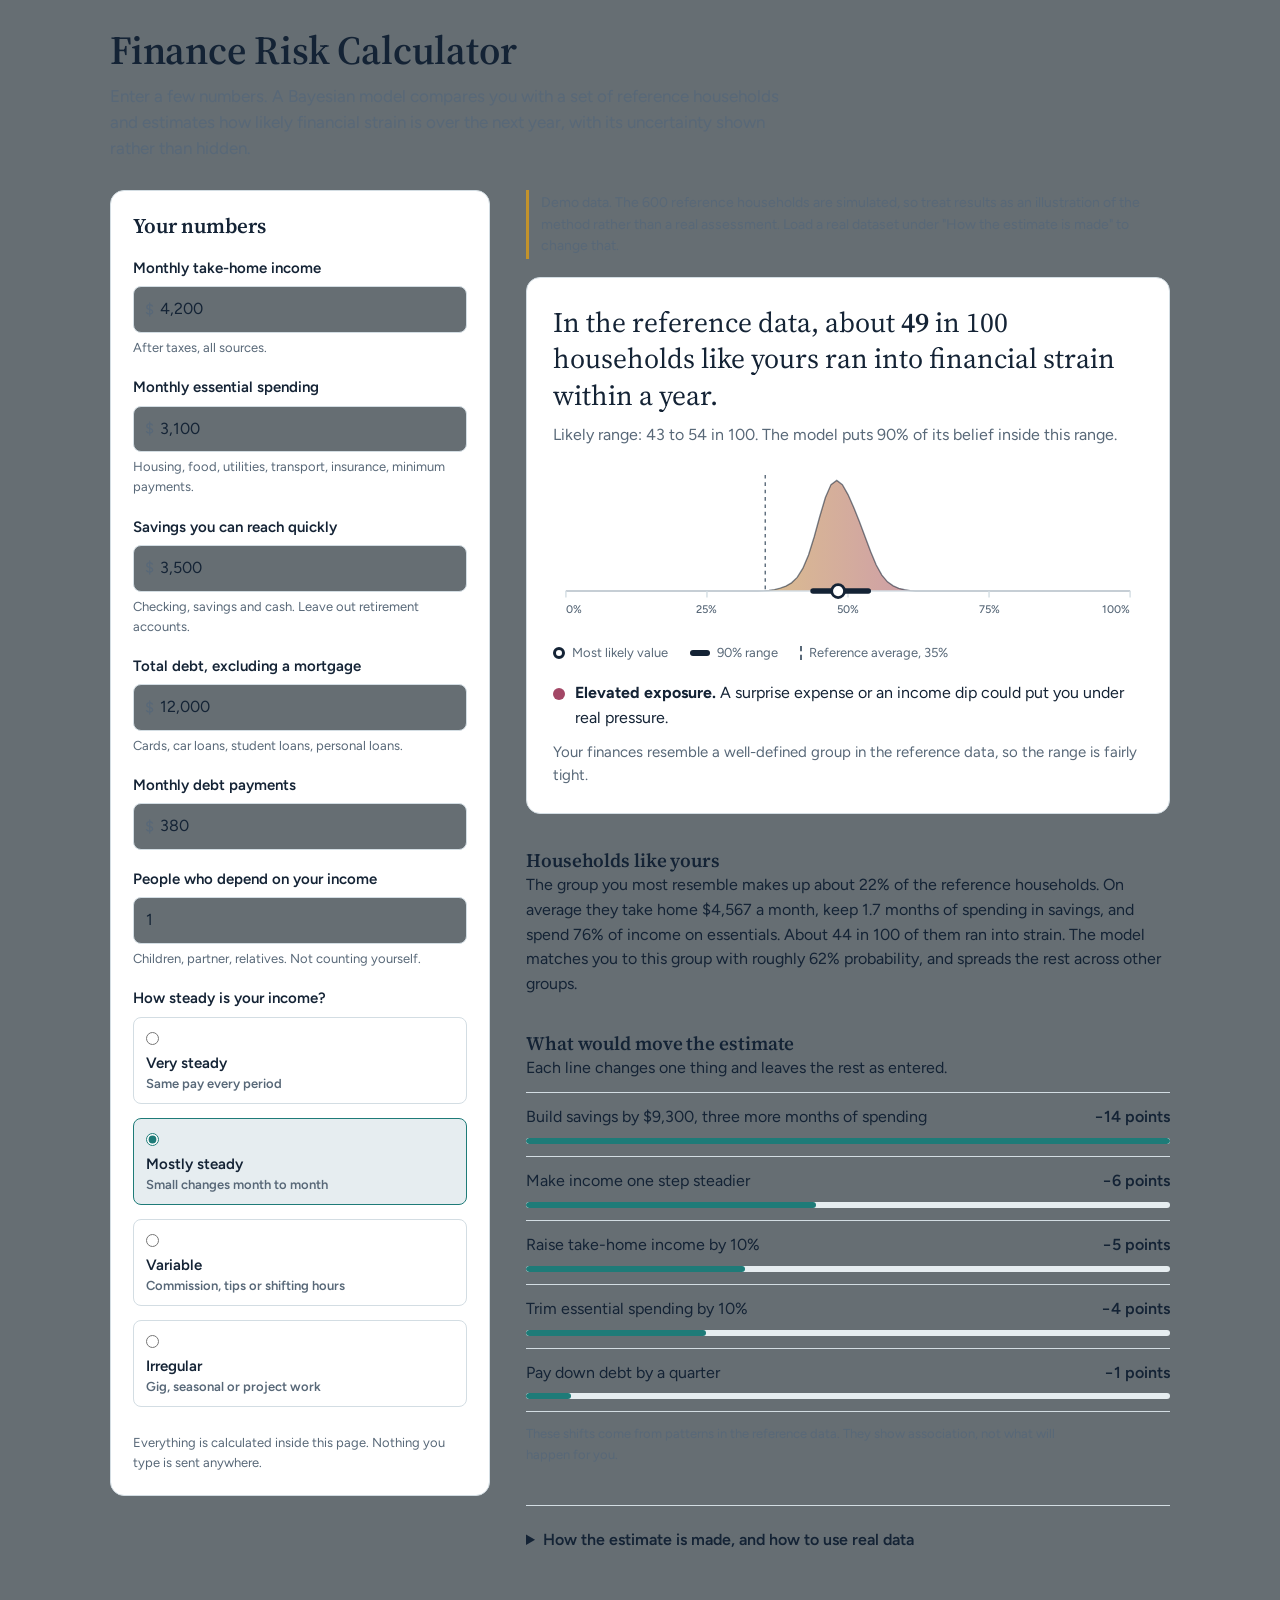
<file: index.html>
<!DOCTYPE html>
<html lang="en">
<head>
<meta charset="utf-8">
<meta name="viewport" content="width=device-width, initial-scale=1, viewport-fit=cover">
<title>Finance Calculator</title>
<link rel="preconnect" href="https://fonts.googleapis.com">
<link rel="preconnect" href="https://fonts.gstatic.com" crossorigin>
<link href="https://fonts.googleapis.com/css2?family=Figtree:wght@400;500;600&family=Source+Serif+4:opsz,wght@8..60,400;8..60,600&display=swap" rel="stylesheet">
<link rel="stylesheet" href="style.css">
</head>
<body>
<main class="wrap">
  <header>
    <h1>Finance Risk Calculator</h1>
    <p class="lede">Enter a few numbers. A Bayesian model compares you with a set of reference households and estimates how likely financial strain is over the next year, with its uncertainty shown rather than hidden.</p>
  </header>

  <div class="app">
    <section class="inputs" aria-labelledby="in-h">
      <h2 id="in-h">Your numbers</h2>

      <div class="field">
        <label for="income">Monthly take-home income</label>
        <div class="money"><span>$</span><input id="income" type="text" inputmode="decimal" autocomplete="off" value="4,200"></div>
        <p class="hint">After taxes, all sources.</p>
      </div>
      <div class="field">
        <label for="expenses">Monthly essential spending</label>
        <div class="money"><span>$</span><input id="expenses" type="text" inputmode="decimal" autocomplete="off" value="3,100"></div>
        <p class="hint">Housing, food, utilities, transport, insurance, minimum payments.</p>
      </div>
      <div class="field">
        <label for="savings">Savings you can reach quickly</label>
        <div class="money"><span>$</span><input id="savings" type="text" inputmode="decimal" autocomplete="off" value="3,500"></div>
        <p class="hint">Checking, savings and cash. Leave out retirement accounts.</p>
      </div>
      <div class="field">
        <label for="debt">Total debt, excluding a mortgage</label>
        <div class="money"><span>$</span><input id="debt" type="text" inputmode="decimal" autocomplete="off" value="12,000"></div>
        <p class="hint">Cards, car loans, student loans, personal loans.</p>
      </div>
      <div class="field">
        <label for="debtPay">Monthly debt payments</label>
        <div class="money"><span>$</span><input id="debtPay" type="text" inputmode="decimal" autocomplete="off" value="380"></div>
      </div>
      <div class="field">
        <label for="deps">People who depend on your income</label>
        <input id="deps" type="number" min="0" max="6" step="1" value="1" inputmode="numeric">
        <p class="hint">Children, partner, relatives. Not counting yourself.</p>
      </div>
      <div class="field" role="radiogroup" aria-labelledby="vol-l">
        <span class="lbl" id="vol-l">How steady is your income?</span>
        <div class="opts">
          <label class="opt"><input type="radio" name="vol" value="0.1"><span><b>Very steady</b><small>Same pay every period</small></span></label>
          <label class="opt"><input type="radio" name="vol" value="0.3" checked><span><b>Mostly steady</b><small>Small changes month to month</small></span></label>
          <label class="opt"><input type="radio" name="vol" value="0.55"><span><b>Variable</b><small>Commission, tips or shifting hours</small></span></label>
          <label class="opt"><input type="radio" name="vol" value="0.8"><span><b>Irregular</b><small>Gig, seasonal or project work</small></span></label>
        </div>
      </div>
      <p class="privacy">Everything is calculated inside this page. Nothing you type is sent anywhere.</p>
    </section>

    <section id="results" aria-label="Your estimate">
      <div id="dataNote" class="note"></div>
      <div id="fitting" class="fitting" role="status">
        <span id="fitTxt">Learning from the reference households</span> <span id="progTxt">0%</span>
        <progress id="prog" max="1" value="0"></progress>
      </div>
      <div id="out" hidden></div>
      <div id="sr" class="sr" aria-live="polite"></div>

      <details class="more">
        <summary>How the estimate is made, and how to use real data</summary>
        <div class="more-body">
          <h3>The model</h3>
          <p>This is a Bayesian nonparametric model: a Dirichlet process mixture used as a profile regression. Each household is assumed to belong to a hidden group. Every group has its own typical finances and its own chance of financial strain.</p>
          <p>The number of groups is not fixed in advance. A Dirichlet process (concentration 1) lets the data decide, and always leaves room for a brand-new group when someone matches nobody well. The model is fitted by collapsed Gibbs sampling, with Normal–Gamma priors on the finances and a Beta prior on each group's strain rate.</p>
          <p>Your estimate averages over 60 posterior samples of the grouping. The range therefore reflects two kinds of doubt: which group you belong to, and how risky each group really is. Profiles far from every group get wider ranges automatically.</p>
          <p class="fine" id="modelStats"></p>

          <h3>What financial strain means</h3>
          <p>In the demo data it means being unable to absorb an unexpected cost of about one month of essential spending, or falling behind on bills, at some point within twelve months. If you load your own file, the outcome is whatever your file records.</p>

          <h3>Use your own reference data</h3>
          <p>The demo households are simulated, so results illustrate the method only. To make them meaningful, load a CSV of real households with a header row and these columns:</p>
          <p><code>income, expenses, savings, debt, debt_payment, dependents, variability, insecure</code></p>
          <p class="fine">Income, expenses and debt_payment are monthly dollars. Savings and debt are total dollars. Variability runs from 0 (very steady) to 1 (irregular). Insecure is 1 if the household experienced strain and 0 if not. Use plain numbers without commas or symbols. Files with more than 2,000 rows are randomly thinned to keep the page responsive. The file is read on this device only.</p>
          <p><input id="file" type="file" accept=".csv,text/csv" aria-label="Choose a CSV file"></p>
          <p><button class="btn" id="resetDemo" type="button">Use the demo data again</button></p>
          <p class="msg" id="upMsg" role="status"></p>
          <p class="fine">This tool is for education. It is not financial advice.</p>
        </div>
      </details>
    </section>
  </div>
</main>

<div class="bar" id="bar" hidden>
  <p id="barTxt"></p>
  <button class="btn" id="barBtn" type="button">See details</button>
</div>
<script src="app.js"></script>
</body>

</html>
</file>
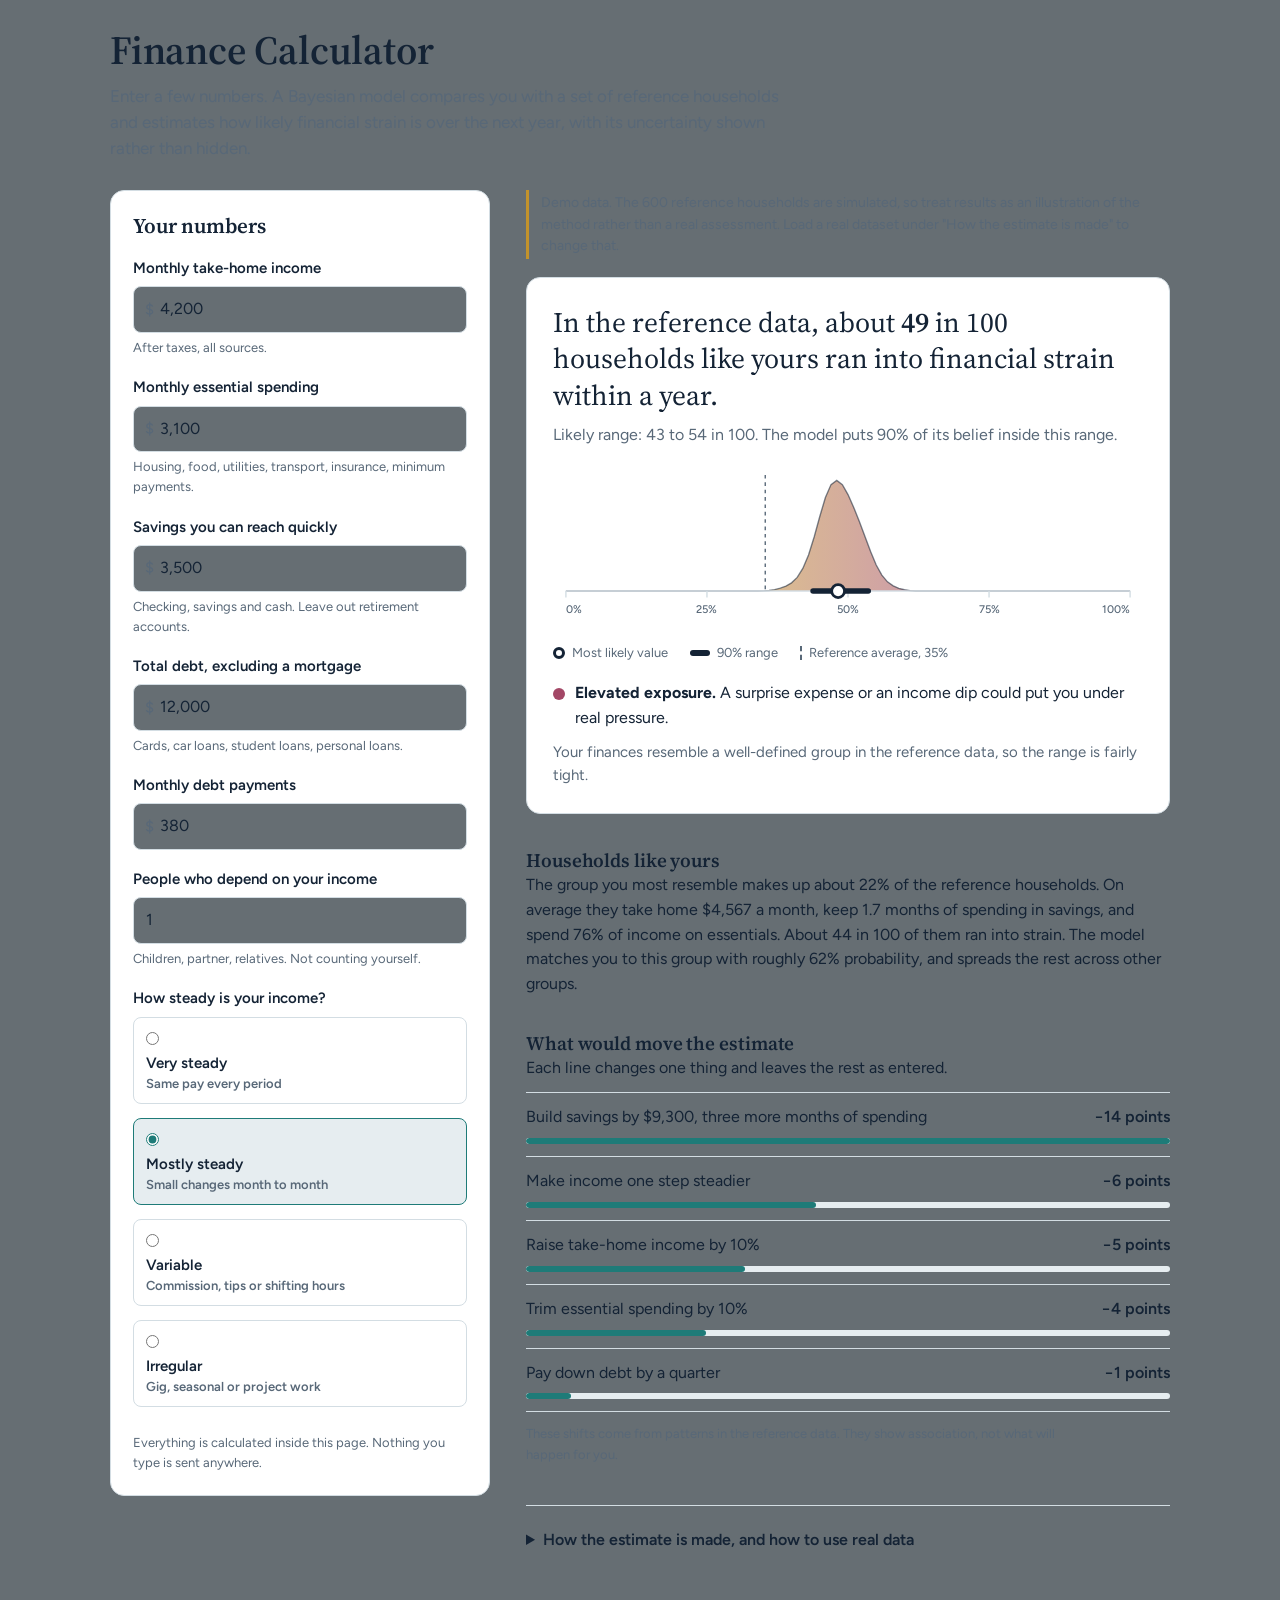
<file: Layout.html>
<!DOCTYPE html>
<html lang="en">
<head>
<meta charset="utf-8">
<meta name="viewport" content="width=device-width, initial-scale=1, viewport-fit=cover">
<title>Finance Calculator</title>
<link rel="preconnect" href="https://fonts.googleapis.com">
<link rel="preconnect" href="https://fonts.gstatic.com" crossorigin>
<link href="https://fonts.googleapis.com/css2?family=Figtree:wght@400;500;600&family=Source+Serif+4:opsz,wght@8..60,400;8..60,600&display=swap" rel="stylesheet">
<style>
:root{
  --bg:#666e73; --panel:#FFFFFF; --ink:#142335; --muted:#586878; --line:#D3DDE3; --soft:#E6EDF0;
  --low:#1E7B78; --mid:#C2922B; --high:#A34766; --focus:#2563B0; --accent:#1E7B78;
  --serif:'Source Serif 4', Georgia, 'Times New Roman', serif;
  --sans:'Figtree', system-ui, -apple-system, 'Segoe UI', Roboto, sans-serif;
  box-sizing:border-box;
  padding-top:env(safe-area-inset-top,0px);
  padding-bottom:env(safe-area-inset-bottom,0px);
}
@media (prefers-color-scheme: dark){
  :root:not([data-theme="light"]){
    --bg:#0D1926; --panel:#132334; --ink:#E4ECF2; --muted:#9BAEBD; --line:#274058; --soft:#1B2F44;
    --low:#4DB5AF; --mid:#E0B458; --high:#DC7F9B; --focus:#7FB2F0; --accent:#4DB5AF;
  }
}
:root[data-theme="dark"]{
  --bg:#0D1926; --panel:#132334; --ink:#E4ECF2; --muted:#9BAEBD; --line:#274058; --soft:#1B2F44;
  --low:#4DB5AF; --mid:#E0B458; --high:#DC7F9B; --focus:#7FB2F0; --accent:#4DB5AF;
}
html{scroll-padding-top:env(safe-area-inset-top,0px);}
*,*::before,*::after{box-sizing:border-box;}
[hidden]{display:none !important;}
body{margin:0;background:var(--bg);color:var(--ink);font:400 16px/1.55 var(--sans);-webkit-text-size-adjust:100%;}
.wrap{max-width:1100px;margin:0 auto;padding:28px 20px 96px;}
h1,h2,h3{font-family:var(--serif);font-weight:600;margin:0;letter-spacing:-0.005em;}
h1{font-size:clamp(28px,4.2vw,40px);line-height:1.12;}
h2{font-size:21px;line-height:1.25;}
h3{font-size:19px;line-height:1.3;}
p{margin:0 0 12px;}
.lede{max-width:62ch;color:var(--muted);margin-top:10px;font-size:17px;}
.app{display:grid;grid-template-columns:1fr;gap:28px;margin-top:28px;}
@media (min-width:900px){
  .app{grid-template-columns:minmax(320px,380px) minmax(0,1fr);gap:36px;align-items:start;}
  .inputs{position:sticky;top:calc(16px + env(safe-area-inset-top,0px));}
  .wrap{padding-bottom:64px;}
  .bar{display:none !important;}
}

/* inputs */
.inputs{background:var(--panel);border:1px solid var(--line);border-radius:14px;padding:22px;}
.field{margin-top:18px;}
.field label,.field .lbl{display:block;font-weight:600;font-size:15px;margin-bottom:6px;}
.hint{font-size:13px;color:var(--muted);margin:5px 0 0;}
input[type=text],input[type=number]{
  width:100%;font:inherit;color:var(--ink);background:var(--bg);border:1px solid var(--line);
  border-radius:8px;padding:10px 12px;
}
.money{position:relative;}
.money span{position:absolute;left:12px;top:50%;transform:translateY(-50%);color:var(--muted);pointer-events:none;}
.money input{padding-left:26px;}
:focus-visible{outline:2px solid var(--focus);outline-offset:2px;}
.opts{display:grid;gap:8px;}
.opt{display:flex;gap:10px;align-items:flex-start;padding:10px 12px;border:1px solid var(--line);border-radius:8px;cursor:pointer;}
.opt input{margin:4px 0 0;accent-color:var(--accent);}
.opt b{display:block;font-weight:600;font-size:15px;}
.opt small{display:block;color:var(--muted);font-size:13px;line-height:1.35;}
.opt:has(input:checked){border-color:var(--accent);background:var(--soft);}
.opt:has(input:focus-visible){outline:2px solid var(--focus);outline-offset:2px;}
.privacy{font-size:13px;color:var(--muted);margin:20px 0 0;}

/* results */
.note{font-size:14px;color:var(--muted);border-left:3px solid var(--mid);padding:2px 0 2px 12px;margin-bottom:18px;}
.hero{background:var(--panel);border:1px solid var(--line);border-radius:14px;padding:26px;}
.headline{font-family:var(--serif);font-size:clamp(22px,3vw,28px);line-height:1.3;margin:0 0 10px;font-weight:400;}
.headline strong{font-weight:600;}
.range{color:var(--muted);margin:0 0 6px;}
.plot{display:block;width:100%;height:auto;margin-top:14px;}
.plot text{fill:var(--muted);font:500 12px var(--sans);}
.plot .axis{stroke:var(--line);stroke-width:1.5;}
.plot .tick{stroke:var(--line);stroke-width:1.5;}
.plot .curve{fill:none;stroke:var(--ink);stroke-width:1.5;opacity:.55;}
.plot .ci{fill:var(--ink);}
.plot .med{fill:var(--panel);stroke:var(--ink);stroke-width:3;}
.plot .ref{stroke:var(--muted);stroke-width:1.5;stroke-dasharray:4 4;}
.legend{display:flex;flex-wrap:wrap;gap:6px 22px;font-size:13px;color:var(--muted);margin-top:6px;}
.legend span{display:inline-flex;align-items:center;gap:7px;}
.sw-med{width:12px;height:12px;border-radius:50%;border:3px solid var(--ink);display:inline-block;}
.sw-ci{width:20px;height:6px;border-radius:3px;background:var(--ink);display:inline-block;}
.sw-ref{width:0;height:14px;border-left:2px dashed var(--muted);display:inline-block;}
.cat{display:flex;gap:10px;align-items:flex-start;margin:18px 0 0;}
.dot{flex:none;width:12px;height:12px;border-radius:50%;margin-top:7px;}
.conf{margin:10px 0 0;color:var(--muted);font-size:15px;}
.sec{margin-top:34px;}
.sec p{max-width:68ch;}
.fine{font-size:13px;color:var(--muted);}
.levers{list-style:none;margin:12px 0 0;padding:0;}
.levers li{padding:12px 0;border-top:1px solid var(--line);}
.levers li:last-child{border-bottom:1px solid var(--line);}
.lv-row{display:flex;justify-content:space-between;gap:14px;align-items:baseline;}
.lv-delta{font-weight:600;white-space:nowrap;}
.lv-delta.flat{font-weight:400;color:var(--muted);}
.track{height:6px;border-radius:3px;background:var(--soft);margin-top:8px;overflow:hidden;}
.fill{height:100%;background:var(--low);border-radius:3px;}
@media (prefers-reduced-motion:no-preference){ .fill{transition:width .25s ease;} }
.empty,.fitting{background:var(--panel);border:1px dashed var(--line);border-radius:14px;padding:26px;color:var(--muted);}
.fitting progress{width:100%;height:8px;accent-color:var(--accent);margin-top:10px;}

/* details */
.more{margin-top:40px;border-top:1px solid var(--line);padding-top:16px;}
.more summary{cursor:pointer;font-weight:600;padding:6px 0;}
.more-body{max-width:70ch;padding-top:8px;}
.more-body h3{margin:22px 0 8px;font-size:18px;}
.btn{font:inherit;font-weight:600;color:var(--ink);background:var(--panel);border:1px solid var(--line);border-radius:8px;padding:9px 14px;cursor:pointer;}
.btn:hover{background:var(--soft);}
.msg{font-size:14px;margin-top:10px;}
.msg.err{color:var(--high);}
code{font-family:ui-monospace,SFMono-Regular,Menlo,monospace;font-size:.9em;background:var(--soft);padding:1px 5px;border-radius:4px;}

/* mobile summary bar */
.bar{position:fixed;left:0;right:0;bottom:0;z-index:5;background:var(--panel);border-top:1px solid var(--line);
  padding:10px 16px calc(10px + env(safe-area-inset-bottom,0px));display:flex;gap:12px;align-items:center;justify-content:space-between;}
.bar p{margin:0;font-size:14px;}
.sr{position:absolute;width:1px;height:1px;overflow:hidden;clip:rect(0 0 0 0);white-space:nowrap;}
</style>
</head>
<body>
<main class="wrap">
  <header>
    <h1>Finance Calculator</h1>
    <p class="lede">Enter a few numbers. A Bayesian model compares you with a set of reference households and estimates how likely financial strain is over the next year, with its uncertainty shown rather than hidden.</p>
  </header>

  <div class="app">
    <section class="inputs" aria-labelledby="in-h">
      <h2 id="in-h">Your numbers</h2>

      <div class="field">
        <label for="income">Monthly take-home income</label>
        <div class="money"><span>$</span><input id="income" type="text" inputmode="decimal" autocomplete="off" value="4,200"></div>
        <p class="hint">After taxes, all sources.</p>
      </div>
      <div class="field">
        <label for="expenses">Monthly essential spending</label>
        <div class="money"><span>$</span><input id="expenses" type="text" inputmode="decimal" autocomplete="off" value="3,100"></div>
        <p class="hint">Housing, food, utilities, transport, insurance, minimum payments.</p>
      </div>
      <div class="field">
        <label for="savings">Savings you can reach quickly</label>
        <div class="money"><span>$</span><input id="savings" type="text" inputmode="decimal" autocomplete="off" value="3,500"></div>
        <p class="hint">Checking, savings and cash. Leave out retirement accounts.</p>
      </div>
      <div class="field">
        <label for="debt">Total debt, excluding a mortgage</label>
        <div class="money"><span>$</span><input id="debt" type="text" inputmode="decimal" autocomplete="off" value="12,000"></div>
        <p class="hint">Cards, car loans, student loans, personal loans.</p>
      </div>
      <div class="field">
        <label for="debtPay">Monthly debt payments</label>
        <div class="money"><span>$</span><input id="debtPay" type="text" inputmode="decimal" autocomplete="off" value="380"></div>
      </div>
      <div class="field">
        <label for="deps">People who depend on your income</label>
        <input id="deps" type="number" min="0" max="6" step="1" value="1" inputmode="numeric">
        <p class="hint">Children, partner, relatives. Not counting yourself.</p>
      </div>
      <div class="field" role="radiogroup" aria-labelledby="vol-l">
        <span class="lbl" id="vol-l">How steady is your income?</span>
        <div class="opts">
          <label class="opt"><input type="radio" name="vol" value="0.1"><span><b>Very steady</b><small>Same pay every period</small></span></label>
          <label class="opt"><input type="radio" name="vol" value="0.3" checked><span><b>Mostly steady</b><small>Small changes month to month</small></span></label>
          <label class="opt"><input type="radio" name="vol" value="0.55"><span><b>Variable</b><small>Commission, tips or shifting hours</small></span></label>
          <label class="opt"><input type="radio" name="vol" value="0.8"><span><b>Irregular</b><small>Gig, seasonal or project work</small></span></label>
        </div>
      </div>
      <p class="privacy">Everything is calculated inside this page. Nothing you type is sent anywhere.</p>
    </section>

    <section id="results" aria-label="Your estimate">
      <div id="dataNote" class="note"></div>
      <div id="fitting" class="fitting" role="status">
        <span id="fitTxt">Learning from the reference households</span> <span id="progTxt">0%</span>
        <progress id="prog" max="1" value="0"></progress>
      </div>
      <div id="out" hidden></div>
      <div id="sr" class="sr" aria-live="polite"></div>

      <details class="more">
        <summary>How the estimate is made, and how to use real data</summary>
        <div class="more-body">
          <h3>The model</h3>
          <p>This is a Bayesian nonparametric model: a Dirichlet process mixture used as a profile regression. Each household is assumed to belong to a hidden group. Every group has its own typical finances and its own chance of financial strain.</p>
          <p>The number of groups is not fixed in advance. A Dirichlet process (concentration 1) lets the data decide, and always leaves room for a brand-new group when someone matches nobody well. The model is fitted by collapsed Gibbs sampling, with Normal–Gamma priors on the finances and a Beta prior on each group's strain rate.</p>
          <p>Your estimate averages over 60 posterior samples of the grouping. The range therefore reflects two kinds of doubt: which group you belong to, and how risky each group really is. Profiles far from every group get wider ranges automatically.</p>
          <p class="fine" id="modelStats"></p>

          <h3>What financial strain means</h3>
          <p>In the demo data it means being unable to absorb an unexpected cost of about one month of essential spending, or falling behind on bills, at some point within twelve months. If you load your own file, the outcome is whatever your file records.</p>

          <h3>Use your own reference data</h3>
          <p>The demo households are simulated, so results illustrate the method only. To make them meaningful, load a CSV of real households with a header row and these columns:</p>
          <p><code>income, expenses, savings, debt, debt_payment, dependents, variability, insecure</code></p>
          <p class="fine">Income, expenses and debt_payment are monthly dollars. Savings and debt are total dollars. Variability runs from 0 (very steady) to 1 (irregular). Insecure is 1 if the household experienced strain and 0 if not. Use plain numbers without commas or symbols. Files with more than 2,000 rows are randomly thinned to keep the page responsive. The file is read on this device only.</p>
          <p><input id="file" type="file" accept=".csv,text/csv" aria-label="Choose a CSV file"></p>
          <p><button class="btn" id="resetDemo" type="button">Use the demo data again</button></p>
          <p class="msg" id="upMsg" role="status"></p>
          <p class="fine">This tool is for education. It is not financial advice.</p>
        </div>
      </details>
    </section>
  </div>
</main>

<div class="bar" id="bar" hidden>
  <p id="barTxt"></p>
  <button class="btn" id="barBtn" type="button">See details</button>
</div>

<script>
"use strict";
/* ---------- utilities ---------- */
const $ = id => document.getElementById(id);
const clamp = (x,a,b) => Math.min(b, Math.max(a,x));
const sigmoid = z => 1/(1+Math.exp(-z));
const fmtUSD = n => '$' + Math.round(n).toLocaleString('en-US');
const pct = x => Math.round(x*100) + '%';

function mulberry32(a){return function(){a|=0;a=a+0x6D2B79F5|0;let t=Math.imul(a^a>>>15,1|a);t=t+Math.imul(t^t>>>7,61|t)^t;return((t^t>>>14)>>>0)/4294967296;};}
let rng = mulberry32(1);
function randn(){let u=0;while(u===0)u=rng();const v=rng();return Math.sqrt(-2*Math.log(u))*Math.cos(2*Math.PI*v);}
function gammaSample(k){
  if(k<1) return gammaSample(k+1)*Math.pow(rng(),1/k);
  const d=k-1/3,c=1/Math.sqrt(9*d);
  for(;;){
    let x,v;
    do{x=randn();v=1+c*x;}while(v<=0);
    v=v*v*v;const u=rng();
    if(u<1-0.0331*x*x*x*x) return d*v;
    if(Math.log(u)<0.5*x*x+d*(1-v+Math.log(v))) return d*v;
  }
}
function betaSample(a,b){const x=gammaSample(a),y=gammaSample(b);return x/(x+y);}
const LG=[76.18009172947146,-86.50532032941677,24.01409824083091,-1.231739572450155,0.1208650973866179e-2,-0.5395239384953e-5];
function lgamma(x){let y=x,tmp=x+5.5;tmp-=(x+0.5)*Math.log(tmp);let ser=1.000000000190015;for(let j=0;j<6;j++){y+=1;ser+=LG[j]/y;}return -tmp+Math.log(2.5066282746310005*ser/x);}

/* ---------- features ---------- */
const D = 7;
function toFeatures(r){
  const inc=Math.max(r.income,1), exp=Math.max(r.expenses,0);
  return [
    Math.log(inc),
    clamp(exp/inc,0.05,1.8),
    Math.log1p(Math.max(r.savings,0)/Math.max(exp,1)),
    clamp(r.debtPay/inc,0,0.8),
    Math.log1p(Math.max(r.debt,0)/(12*inc)),
    clamp(r.deps,0,6),
    clamp(r.vol,0,1)
  ];
}

/* ---------- simulated reference households ---------- */
const ARCH=[
  {w:.22,inc:7200,er:.45,run:12, dsr:.05,dti:.35,dep:1,vol:.10},
  {w:.25,inc:4500,er:.75,run:1.5,dsr:.18,dti:.80,dep:2,vol:.30},
  {w:.15,inc:2400,er:.90,run:.5, dsr:.12,dti:.60,dep:2,vol:.40},
  {w:.12,inc:3800,er:.70,run:2,  dsr:.10,dti:.40,dep:1,vol:.75},
  {w:.12,inc:6500,er:.60,run:2.5,dsr:.30,dti:2.0,dep:2,vol:.15},
  {w:.14,inc:3000,er:.60,run:8,  dsr:.02,dti:.10,dep:0,vol:.05}
];
function synth(n,seed){
  rng=mulberry32(seed);
  const out=[];
  for(let i=0;i<n;i++){
    let u=rng(),a=0;
    while(a<ARCH.length-1&&u>ARCH[a].w){u-=ARCH[a].w;a++;}
    const A=ARCH[a];
    const inc=A.inc*Math.exp(0.25*randn());
    const er=clamp(A.er+0.08*randn(),0.2,1.4);
    const run=A.run*Math.exp(0.6*randn());
    const dsr=clamp(A.dsr+(0.3*A.dsr+0.01)*randn(),0,0.6);
    const dti=Math.max(0,A.dti+(0.3*A.dti+0.05)*randn());
    const dep=clamp(Math.round(A.dep+0.9*randn()),0,5);
    const vol=clamp(A.vol+0.12*randn(),0,1);
    const z=-1.1-0.9*Math.log1p(run)+3*(er-0.6)+3*dsr+0.35*dti-0.35*(Math.log(inc)-8.3)+0.15*dep+1.2*vol+0.35*randn();
    const y=rng()<sigmoid(z)?1:0;
    out.push({income:inc,expenses:er*inc,savings:run*er*inc,debt:dti*12*inc,debtPay:dsr*inc,deps:dep,vol:vol,y:y});
  }
  return out;
}

function buildDataset(recs,label,synthetic){
  const F=recs.map(toFeatures), n=F.length;
  const mean=new Array(D).fill(0), sd=new Array(D).fill(0);
  F.forEach(f=>f.forEach((v,d)=>{mean[d]+=v/n;}));
  F.forEach(f=>f.forEach((v,d)=>{sd[d]+=(v-mean[d])*(v-mean[d])/n;}));
  for(let d=0;d<D;d++) sd[d]=Math.sqrt(sd[d])||1;
  const X=F.map(f=>f.map((v,d)=>(v-mean[d])/sd[d]));
  const Y=recs.map(r=>r.y);
  const rawBase=Y.reduce((a,b)=>a+b,0)/n;
  return {recs,X,Y,mean,sd,rawBase,base:clamp(rawBase,0.03,0.97),label,synthetic,n};
}

/* ---------- Dirichlet process mixture (collapsed Gibbs) ---------- */
const H={k0:0.3,a0:2,b0:1.5,alpha:1.0};
const EMPTY={n:0,s:0,sum:new Float64Array(D),sq:new Float64Array(D)};

function logPredFeat(c,x){
  const n=c.n,kn=H.k0+n,an=H.a0+n/2,nu=2*an;
  let s=D*(lgamma((nu+1)/2)-lgamma(nu/2)-0.5*Math.log(nu*Math.PI));
  const half=(nu+1)/2,f=(kn+1)/(an*kn);
  for(let d=0;d<D;d++){
    const sm=c.sum[d], mun=sm/kn;
    let bn=H.b0;
    if(n>0){const xb=sm/n;const ss=Math.max(c.sq[d]-n*xb*xb,0);bn+=0.5*ss+H.k0*n*xb*xb/(2*kn);}
    const sc2=bn*f, df=x[d]-mun;
    s+=-0.5*Math.log(sc2)-half*Math.log(1+df*df/(nu*sc2));
  }
  return s;
}
function pickLogW(lw,len){
  let mx=-Infinity;for(let i=0;i<len;i++)if(lw[i]>mx)mx=lw[i];
  let tot=0;const p=new Float64Array(len);
  for(let i=0;i<len;i++){p[i]=Math.exp(lw[i]-mx);tot+=p[i];}
  let u=rng()*tot;
  for(let i=0;i<len;i++){u-=p[i];if(u<=0)return i;}
  return len-1;
}

let fitToken=0;
function fitModel(ds,token,onProgress){
  return new Promise(resolve=>{
    rng=mulberry32(99);
    const N=ds.n,X=ds.X,Y=ds.Y;
    const strength=3,pa=strength*ds.base,pb=strength*(1-ds.base);
    const BURN=30,KEEP=60,THIN=2,NDRAW=6,total=BURN+KEEP*THIN;
    const newCluster=()=>({n:0,s:0,sum:new Float64Array(D),sq:new Float64Array(D)});
    const add=(c,i)=>{const x=X[i];c.n++;c.s+=Y[i];for(let d=0;d<D;d++){c.sum[d]+=x[d];c.sq[d]+=x[d]*x[d];}};
    const rem=(c,i)=>{const x=X[i];c.n--;c.s-=Y[i];for(let d=0;d<D;d++){c.sum[d]-=x[d];c.sq[d]-=x[d]*x[d];}};
    const cl=[],z=new Array(N);
    for(let k=0;k<6;k++)cl.push(newCluster());
    for(let i=0;i<N;i++){const c=cl[Math.floor(rng()*6)];add(c,i);z[i]=c;}
    for(let k=cl.length-1;k>=0;k--)if(cl[k].n===0)cl.splice(k,1);
    const samples=[];let kSum=0;

    function sweep(){
      for(let i=0;i<N;i++){
        const c=z[i];rem(c,i);
        if(c.n===0)cl.splice(cl.indexOf(c),1);
        const K=cl.length,lw=new Float64Array(K+1),y=Y[i],x=X[i];
        for(let k=0;k<K;k++){
          const ck=cl[k],den=pa+pb+ck.n;
          const lpy=y?Math.log((pa+ck.s)/den):Math.log((pb+ck.n-ck.s)/den);
          lw[k]=Math.log(ck.n)+logPredFeat(ck,x)+lpy;
        }
        lw[K]=Math.log(H.alpha)+logPredFeat(EMPTY,x)+Math.log((y?pa:pb)/(pa+pb));
        const pick=pickLogW(lw,K+1);
        let t;
        if(pick===K){t=newCluster();cl.push(t);}else t=cl[pick];
        add(t,i);z[i]=t;
      }
    }
    function save(){
      samples.push({
        cl:cl.map(c=>({n:c.n,s:c.s,sum:Array.from(c.sum),sq:Array.from(c.sq),
          theta:Array.from({length:NDRAW},()=>betaSample(pa+c.s,pb+c.n-c.s))})),
        newTheta:Array.from({length:NDRAW},()=>betaSample(pa,pb))
      });
      kSum+=cl.length;
    }
    let iter=0;
    function finish(){
      const acc=new Map(cl.map(c=>[c,{inc:0,run:0,er:0}]));
      for(let i=0;i<N;i++){
        const a=acc.get(z[i]),r=ds.recs[i];
        a.inc+=r.income;a.run+=r.savings/Math.max(r.expenses,1);a.er+=r.expenses/Math.max(r.income,1);
      }
      const descr=cl.map(c=>{const a=acc.get(c);return{n:c.n,share:c.n/N,rate:c.s/c.n,inc:a.inc/c.n,run:a.run/c.n,er:a.er/c.n};});
      resolve({samples,descr,nDraw:NDRAW,meanK:kSum/KEEP,N:N,mean:ds.mean,sd:ds.sd,base:ds.rawBase});
    }
    function step(){
      if(token!==fitToken)return;
      const t0=performance.now();
      while(iter<total&&performance.now()-t0<40){
        sweep();iter++;
        if(iter>BURN&&(iter-BURN)%THIN===0)save();
      }
      onProgress(iter/total);
      if(iter<total)setTimeout(step,0);else finish();
    }
    step();
  });
}

function predict(M,raw){
  const x=toFeatures(raw).map((v,d)=>(v-M.mean[d])/M.sd[d]);
  const S=M.samples,nd=M.nDraw,risks=[];
  let nov=0,top=null;
  for(let si=0;si<S.length;si++){
    const smp=S[si],cl=smp.cl,K=cl.length,lw=new Array(K+1);
    let mx=-Infinity;
    for(let k=0;k<K;k++){lw[k]=Math.log(cl[k].n)+logPredFeat(cl[k],x);if(lw[k]>mx)mx=lw[k];}
    lw[K]=Math.log(H.alpha)+logPredFeat(EMPTY,x);if(lw[K]>mx)mx=lw[K];
    let tot=0;
    for(let k=0;k<=K;k++){lw[k]=Math.exp(lw[k]-mx);tot+=lw[k];}
    for(let k=0;k<=K;k++)lw[k]/=tot;
    nov+=lw[K];
    for(let j=0;j<nd;j++){
      let r=lw[K]*smp.newTheta[j];
      for(let k=0;k<K;k++)r+=lw[k]*cl[k].theta[j];
      risks.push(r);
    }
    if(si===S.length-1){
      let bi=0;for(let k=1;k<K;k++)if(lw[k]>lw[bi])bi=k;
      top={descr:M.descr[bi],w:lw[bi]};
    }
  }
  const sorted=risks.slice().sort((a,b)=>a-b),q=p=>sorted[Math.min(sorted.length-1,Math.floor(p*sorted.length))];
  const mean=risks.reduce((a,b)=>a+b,0)/risks.length;
  return{risks,mean,q05:q(0.05),q50:q(0.5),q95:q(0.95),novelty:nov/S.length,top};
}

/* ---------- inputs ---------- */
function parseMoney(id){const v=parseFloat(String($(id).value).replace(/[^0-9.]/g,''));return isFinite(v)?v:NaN;}
function readInputs(){
  const income=parseMoney('income'),expenses=parseMoney('expenses');
  if(!(income>0)||!(expenses>0))return null;
  const zero=v=>isFinite(v)?v:0;
  const deps=clamp(Math.round(parseFloat($('deps').value)||0),0,6);
  const vol=parseFloat(document.querySelector('input[name=vol]:checked').value);
  return{income,expenses,savings:zero(parseMoney('savings')),debt:zero(parseMoney('debt')),debtPay:zero(parseMoney('debtPay')),deps,vol};
}

/* ---------- rendering ---------- */
function category(m){
  if(m<0.15)return{name:'Low exposure',color:'var(--low)',text:'Your cushion looks solid compared with similar households.'};
  if(m<0.35)return{name:'Moderate exposure',color:'var(--mid)',text:'You have some cushion, but a rough patch could strain it.'};
  if(m<0.60)return{name:'Elevated exposure',color:'var(--high)',text:'A surprise expense or an income dip could put you under real pressure.'};
  return{name:'High exposure',color:'var(--high)',text:'Your budget has little room for surprises right now. This is an estimate for a group, not a verdict on you.'};
}
const stepDown=v=>v>=0.7?0.55:v>=0.45?0.3:0.1;
const LEVERS=[
  {label:r=>`Build savings by ${fmtUSD(3*r.expenses)}, three more months of spending`,apply:r=>({...r,savings:r.savings+3*r.expenses})},
  {label:()=>'Trim essential spending by 10%',apply:r=>({...r,expenses:r.expenses*0.9})},
  {label:()=>'Pay down debt by a quarter',apply:r=>({...r,debt:r.debt*0.75,debtPay:r.debtPay*0.75}),show:r=>r.debt>0},
  {label:()=>'Raise take-home income by 10%',apply:r=>({...r,income:r.income*1.1})},
  {label:()=>'Make income one step steadier',apply:r=>({...r,vol:stepDown(r.vol)}),show:r=>r.vol>0.2}
];

function densitySVG(P,base){
  const W=640,Ht=190,L=14,R=14,top=14,ay=140,pw=W-L-R,n=P.risks.length;
  const mean=P.mean,sd=Math.sqrt(P.risks.reduce((a,r)=>a+(r-mean)*(r-mean),0)/n);
  const h=Math.max(0.018,1.06*sd*Math.pow(n,-0.2));
  const g=u=>Math.exp(-0.5*u*u),ds=[];let mx=0;
  for(let i=0;i<=100;i++){
    const x=i/100;let d=0;
    for(let j=0;j<n;j++){const r=P.risks[j];d+=g((x-r)/h)+g((x+r)/h)+g((x-(2-r))/h);}
    ds.push(d);if(d>mx)mx=d;
  }
  const X=x=>L+pw*x,Y=d=>ay-(d/mx)*(ay-top-6);
  let line='';ds.forEach((d,i)=>{line+=(i?'L':'M')+X(i/100).toFixed(1)+' '+Y(d).toFixed(1)+' ';});
  const area=line+`L${X(1)} ${ay} L${X(0)} ${ay} Z`;
  let ticks='';
  [0,.25,.5,.75,1].forEach(t=>{
    ticks+=`<line class="tick" x1="${X(t)}" x2="${X(t)}" y1="${ay}" y2="${ay+7}"/><text x="${X(t)}" y="${ay+24}" text-anchor="${t===0?'start':t===1?'end':'middle'}">${Math.round(t*100)}%</text>`;
  });
  return `<svg class="plot" viewBox="0 0 ${W} ${Ht}" role="img" aria-label="Spread of the estimated chance of strain. Median ${pct(P.q50)}, 90 percent range ${pct(P.q05)} to ${pct(P.q95)}.">
    <defs><linearGradient id="rg" gradientUnits="userSpaceOnUse" x1="${L}" x2="${W-R}" y1="0" y2="0">
      <stop offset="0" stop-color="var(--low)"/><stop offset=".3" stop-color="var(--mid)"/><stop offset=".65" stop-color="var(--high)"/><stop offset="1" stop-color="var(--high)"/>
    </linearGradient></defs>
    <path d="${area}" fill="url(#rg)" opacity=".55"/>
    <path class="curve" d="${line}"/>
    <line class="ref" x1="${X(base)}" x2="${X(base)}" y1="${top}" y2="${ay}"/>
    <line class="axis" x1="${L}" x2="${W-R}" y1="${ay}" y2="${ay}"/>
    ${ticks}
    <rect class="ci" x="${X(P.q05)}" y="${ay-3}" width="${Math.max(4,pw*(P.q95-P.q05))}" height="6" rx="3"/>
    <circle class="med" cx="${X(P.q50)}" cy="${ay}" r="7"/>
  </svg>`;
}

let MODEL=null,DATA=null;
function render(){
  if(!MODEL)return;
  const out=$('out'),r=readInputs();
  if(!r){
    out.innerHTML='<div class="empty">Enter your monthly take-home income and essential spending to see an estimate.</div>';
    $('bar').hidden=true;$('sr').textContent='';return;
  }
  const P=predict(MODEL,r),cat=category(P.mean);
  const per=Math.round(P.mean*100),lo=Math.round(P.q05*100),hi=Math.round(P.q95*100);
  const perTxt=per<1?'fewer than 1':'about <strong>'+per+'</strong>';
  let conf;
  if(P.novelty>0.25)conf='Your profile is unusual. Few reference households look like yours, so the range is wide and the estimate deserves extra caution.';
  else if(P.q95-P.q05>0.4)conf='The range is wide because your finances sit between groups that fared very differently.';
  else conf='Your finances resemble a well-defined group in the reference data, so the range is fairly tight.';

  const results=LEVERS.filter(L=>!L.show||L.show(r)).map(L=>{
    const p=predict(MODEL,L.apply(r)).mean;return{label:L.label(r),delta:p-P.mean,after:p};
  }).sort((a,b)=>a.delta-b.delta);
  const maxGain=Math.max(0.01,-results[0].delta);
  const lvHTML=results.map(x=>{
    const gain=-x.delta,flat=Math.abs(x.delta)<0.005;
    const txt=flat?'little change':(x.delta<0?'−':'+')+Math.round(Math.abs(x.delta)*100)+' points';
    const w=gain>0.005?Math.round(100*gain/maxGain):0;
    return `<li><div class="lv-row"><span>${x.label}</span><span class="lv-delta${flat?' flat':''}">${txt}</span></div><div class="track"><div class="fill" style="width:${w}%"></div></div></li>`;
  }).join('');

  const d=P.top.descr;
  const similar=`<p>The group you most resemble makes up about ${pct(d.share)} of the reference households. On average they take home ${fmtUSD(d.inc)} a month, keep ${d.run.toFixed(1)} months of spending in savings, and spend ${pct(d.er)} of income on essentials. About ${Math.round(d.rate*100)} in 100 of them ran into strain. The model matches you to this group with roughly ${Math.round(P.top.w*100)}% probability, and spreads the rest across other groups.</p>`;

  $('out').innerHTML=`
    <div class="hero">
      <p class="headline">In the reference data, ${perTxt} in 100 households like yours ran into financial strain within a year.</p>
      <p class="range">Likely range: ${lo} to ${hi} in 100. The model puts 90% of its belief inside this range.</p>
      ${densitySVG(P,MODEL.base)}
      <div class="legend">
        <span><i class="sw-med"></i>Most likely value</span>
        <span><i class="sw-ci"></i>90% range</span>
        <span><i class="sw-ref"></i>Reference average, ${pct(MODEL.base)}</span>
      </div>
      <p class="cat"><i class="dot" style="background:${cat.color}"></i><span><b>${cat.name}.</b> ${cat.text}</span></p>
      <p class="conf">${conf}</p>
    </div>
    <div class="sec"><h3>Households like yours</h3>${similar}</div>
    <div class="sec"><h3>What would move the estimate</h3>
      <p>Each line changes one thing and leaves the rest as entered.</p>
      <ul class="levers">${lvHTML}</ul>
      <p class="fine" style="margin-top:12px">These shifts come from patterns in the reference data. They show association, not what will happen for you.</p>
    </div>`;
  const summary=`About ${per} in 100, likely range ${lo} to ${hi}`;
  $('sr').textContent=`Estimated chance of strain: ${summary}. ${cat.name}.`;
  $('barTxt').textContent=summary;$('bar').hidden=false;
}

/* ---------- model lifecycle ---------- */
function setDataNote(){
  const n=$('dataNote');
  if(!DATA){n.textContent='';return;}
  n.textContent=DATA.synthetic
    ? `Demo data. The ${DATA.n} reference households are simulated, so treat results as an illustration of the method rather than a real assessment. Load a real dataset under "How the estimate is made" to change that.`
    : `Fitted to ${DATA.label}: ${DATA.n} households, ${pct(DATA.rawBase)} of them experienced strain.`;
}
function startFit(){
  const my=++fitToken;MODEL=null;
  $('fitting').hidden=false;$('out').hidden=true;$('bar').hidden=true;
  $('prog').value=0;$('progTxt').textContent='0%';
  setDataNote();
  fitModel(DATA,my,p=>{if(my===fitToken){$('prog').value=p;$('progTxt').textContent=Math.round(p*100)+'%';}}).then(m=>{
    if(my!==fitToken)return;
    MODEL=m;$('fitting').hidden=true;$('out').hidden=false;
    $('modelStats').textContent=`Fitted to ${m.N} households. Across the 60 posterior samples the sampler used about ${m.meanK.toFixed(1)} groups on average.`;
    render();
  });
}

/* ---------- CSV upload ---------- */
function parseCSV(text){
  const lines=text.split(/\r?\n/).filter(l=>l.trim().length);
  if(lines.length<2)throw new Error('The file needs a header row and at least one data row.');
  const head=lines[0].split(',').map(s=>s.trim().toLowerCase().replace(/[^a-z_]/g,''));
  const need=['income','expenses','savings','debt','debt_payment','dependents','variability','insecure'];
  const miss=need.filter(k=>head.indexOf(k)<0);
  if(miss.length)throw new Error('Missing columns: '+miss.join(', ')+'.');
  const ix={};need.forEach(k=>ix[k]=head.indexOf(k));
  const recs=[];let skipped=0;
  for(let i=1;i<lines.length;i++){
    const c=lines[i].split(',');
    const v=k=>Number(String(c[ix[k]]).replace(/[$"\s]/g,''));
    const r={income:v('income'),expenses:v('expenses'),savings:v('savings'),debt:v('debt'),debtPay:v('debt_payment'),deps:v('dependents'),vol:v('variability'),y:v('insecure')};
    const ok=Object.keys(r).every(k=>isFinite(r[k]))&&r.income>0&&r.expenses>0&&r.savings>=0&&r.debt>=0&&r.debtPay>=0&&r.deps>=0&&(r.y===0||r.y===1);
    if(ok)recs.push(r);else skipped++;
  }
  if(recs.length<60)throw new Error('Only '+recs.length+' usable rows found. At least 60 are needed.');
  const pos=recs.reduce((a,r)=>a+r.y,0);
  if(pos<5||recs.length-pos<5)throw new Error('The insecure column needs at least 5 households in each outcome.');
  let thinned=false,use=recs;
  if(recs.length>2000){
    const rr=mulberry32(5),a=recs.slice();
    for(let i=0;i<2000;i++){const j=i+Math.floor(rr()*(a.length-i));const t=a[i];a[i]=a[j];a[j]=t;}
    use=a.slice(0,2000);thinned=true;
  }
  return{recs:use,skipped,thinned};
}
function upMsg(t,err){const m=$('upMsg');m.textContent=t;m.className='msg'+(err?' err':'');}
$('file').addEventListener('change',e=>{
  const f=e.target.files[0];if(!f)return;
  const rd=new FileReader();
  rd.onload=()=>{
    try{
      const res=parseCSV(String(rd.result));
      DATA=buildDataset(res.recs,'your file',false);
      upMsg(`Loaded ${res.recs.length} households`+(res.skipped?`, skipped ${res.skipped} unusable rows`:'')+(res.thinned?', thinned to 2,000 rows':'')+'. Refitting now.',false);
      startFit();
    }catch(err){upMsg(err.message,true);}
  };
  rd.onerror=()=>upMsg('Could not read that file.',true);
  rd.readAsText(f);
});
$('resetDemo').addEventListener('click',()=>{
  DATA=buildDataset(synth(600,7),'demo',true);$('file').value='';upMsg('Back to the demo data. Refitting now.',false);startFit();
});

/* ---------- wiring ---------- */
let tmr;
const schedule=()=>{clearTimeout(tmr);tmr=setTimeout(render,60);};
document.querySelectorAll('.inputs input').forEach(el=>el.addEventListener('input',schedule));
document.querySelectorAll('.money input').forEach(el=>el.addEventListener('blur',()=>{
  const v=parseMoney(el.id);if(isFinite(v))el.value=v.toLocaleString('en-US');
}));
$('barBtn').addEventListener('click',()=>{
  const smooth=!window.matchMedia('(prefers-reduced-motion: reduce)').matches;
  $('results').scrollIntoView({behavior:smooth?'smooth':'auto',block:'start'});
});

DATA=buildDataset(synth(600,7),'demo',true);
startFit();
</script>
</body>
</html>
</file>
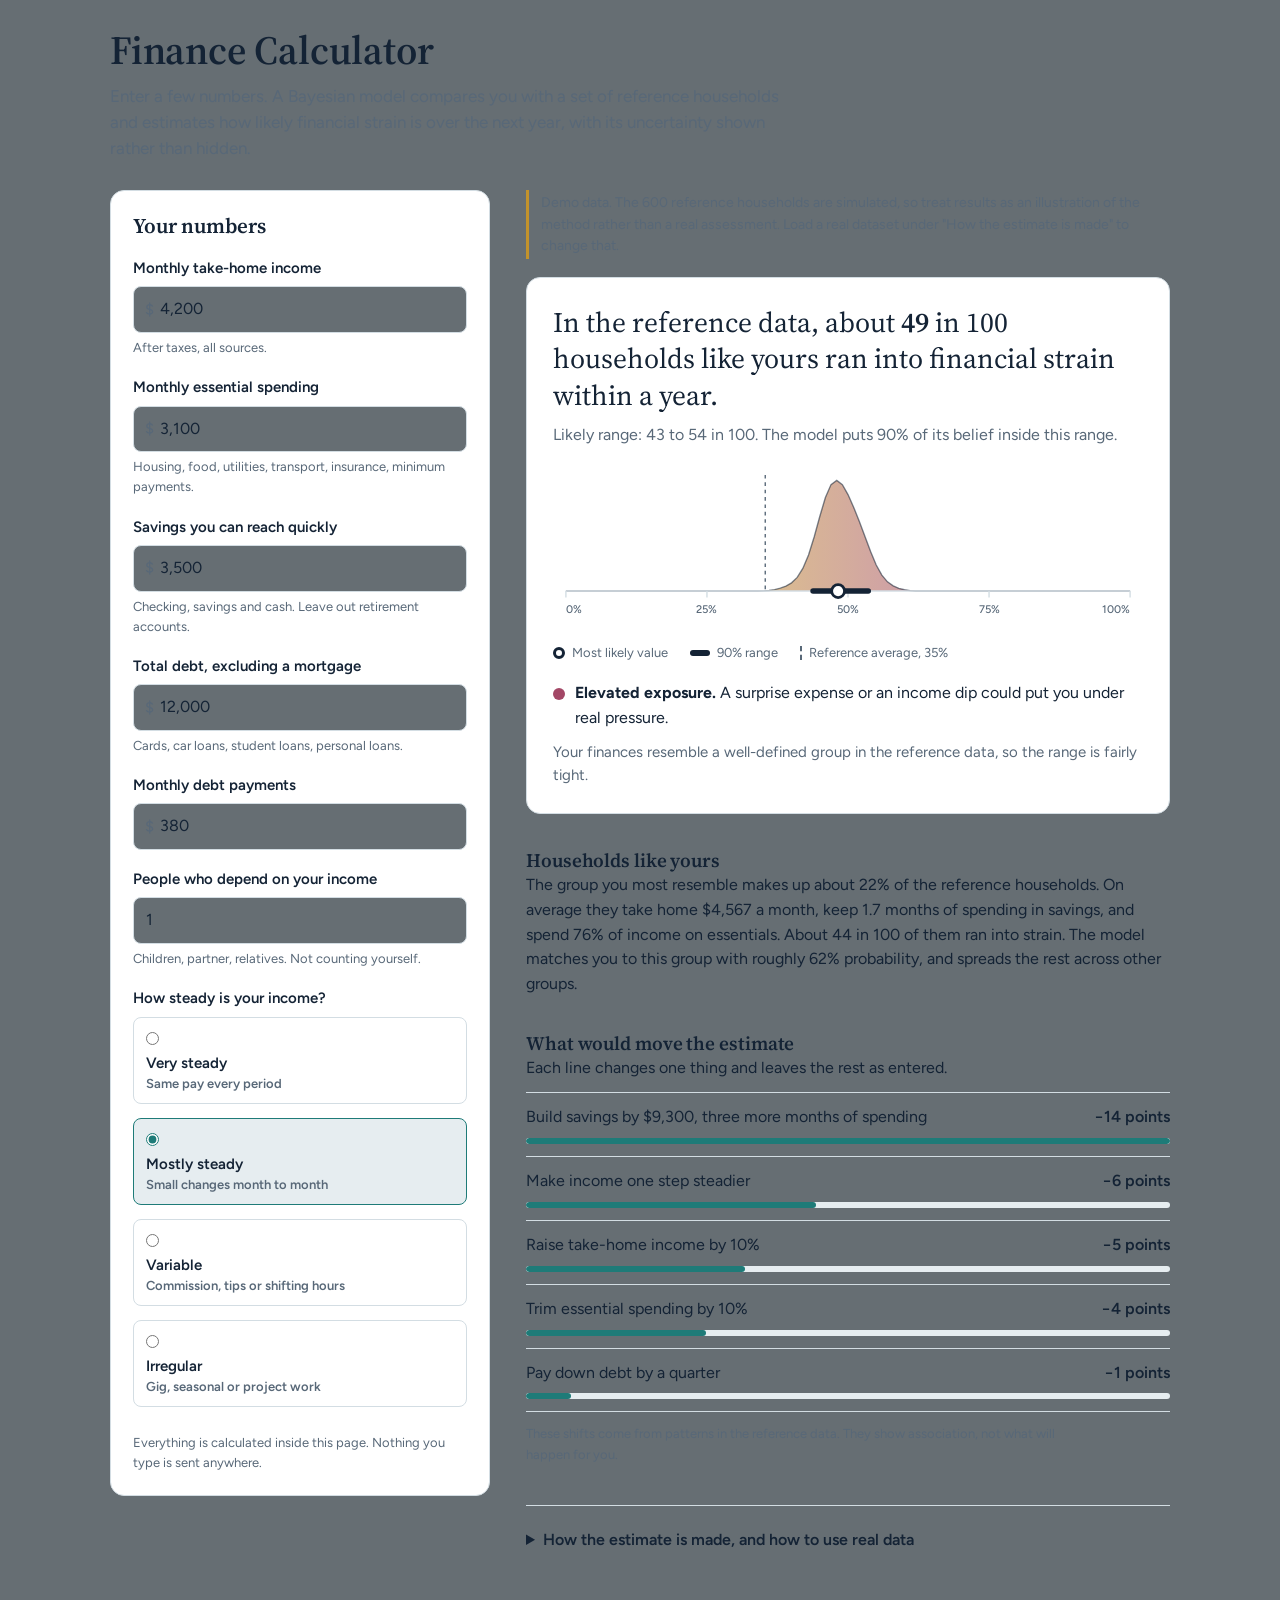
<file: App/Layout.html>
<!DOCTYPE html>
<html lang="en">
<head>
<meta charset="utf-8">
<meta name="viewport" content="width=device-width, initial-scale=1, viewport-fit=cover">
<title>Finance Calculator</title>
<link rel="preconnect" href="https://fonts.googleapis.com">
<link rel="preconnect" href="https://fonts.gstatic.com" crossorigin>
<link href="https://fonts.googleapis.com/css2?family=Figtree:wght@400;500;600&family=Source+Serif+4:opsz,wght@8..60,400;8..60,600&display=swap" rel="stylesheet">
<link rel="stylesheet" href="style.css">
</head>
<body>
<main class="wrap">
  <header>
    <h1>Finance Calculator</h1>
    <p class="lede">Enter a few numbers. A Bayesian model compares you with a set of reference households and estimates how likely financial strain is over the next year, with its uncertainty shown rather than hidden.</p>
  </header>

  <div class="app">
    <section class="inputs" aria-labelledby="in-h">
      <h2 id="in-h">Your numbers</h2>

      <div class="field">
        <label for="income">Monthly take-home income</label>
        <div class="money"><span>$</span><input id="income" type="text" inputmode="decimal" autocomplete="off" value="4,200"></div>
        <p class="hint">After taxes, all sources.</p>
      </div>
      <div class="field">
        <label for="expenses">Monthly essential spending</label>
        <div class="money"><span>$</span><input id="expenses" type="text" inputmode="decimal" autocomplete="off" value="3,100"></div>
        <p class="hint">Housing, food, utilities, transport, insurance, minimum payments.</p>
      </div>
      <div class="field">
        <label for="savings">Savings you can reach quickly</label>
        <div class="money"><span>$</span><input id="savings" type="text" inputmode="decimal" autocomplete="off" value="3,500"></div>
        <p class="hint">Checking, savings and cash. Leave out retirement accounts.</p>
      </div>
      <div class="field">
        <label for="debt">Total debt, excluding a mortgage</label>
        <div class="money"><span>$</span><input id="debt" type="text" inputmode="decimal" autocomplete="off" value="12,000"></div>
        <p class="hint">Cards, car loans, student loans, personal loans.</p>
      </div>
      <div class="field">
        <label for="debtPay">Monthly debt payments</label>
        <div class="money"><span>$</span><input id="debtPay" type="text" inputmode="decimal" autocomplete="off" value="380"></div>
      </div>
      <div class="field">
        <label for="deps">People who depend on your income</label>
        <input id="deps" type="number" min="0" max="6" step="1" value="1" inputmode="numeric">
        <p class="hint">Children, partner, relatives. Not counting yourself.</p>
      </div>
      <div class="field" role="radiogroup" aria-labelledby="vol-l">
        <span class="lbl" id="vol-l">How steady is your income?</span>
        <div class="opts">
          <label class="opt"><input type="radio" name="vol" value="0.1"><span><b>Very steady</b><small>Same pay every period</small></span></label>
          <label class="opt"><input type="radio" name="vol" value="0.3" checked><span><b>Mostly steady</b><small>Small changes month to month</small></span></label>
          <label class="opt"><input type="radio" name="vol" value="0.55"><span><b>Variable</b><small>Commission, tips or shifting hours</small></span></label>
          <label class="opt"><input type="radio" name="vol" value="0.8"><span><b>Irregular</b><small>Gig, seasonal or project work</small></span></label>
        </div>
      </div>
      <p class="privacy">Everything is calculated inside this page. Nothing you type is sent anywhere.</p>
    </section>

    <section id="results" aria-label="Your estimate">
      <div id="dataNote" class="note"></div>
      <div id="fitting" class="fitting" role="status">
        <span id="fitTxt">Learning from the reference households</span> <span id="progTxt">0%</span>
        <progress id="prog" max="1" value="0"></progress>
      </div>
      <div id="out" hidden></div>
      <div id="sr" class="sr" aria-live="polite"></div>

      <details class="more">
        <summary>How the estimate is made, and how to use real data</summary>
        <div class="more-body">
          <h3>The model</h3>
          <p>This is a Bayesian nonparametric model: a Dirichlet process mixture used as a profile regression. Each household is assumed to belong to a hidden group. Every group has its own typical finances and its own chance of financial strain.</p>
          <p>The number of groups is not fixed in advance. A Dirichlet process (concentration 1) lets the data decide, and always leaves room for a brand-new group when someone matches nobody well. The model is fitted by collapsed Gibbs sampling, with Normal–Gamma priors on the finances and a Beta prior on each group's strain rate.</p>
          <p>Your estimate averages over 60 posterior samples of the grouping. The range therefore reflects two kinds of doubt: which group you belong to, and how risky each group really is. Profiles far from every group get wider ranges automatically.</p>
          <p class="fine" id="modelStats"></p>

          <h3>What financial strain means</h3>
          <p>In the demo data it means being unable to absorb an unexpected cost of about one month of essential spending, or falling behind on bills, at some point within twelve months. If you load your own file, the outcome is whatever your file records.</p>

          <h3>Use your own reference data</h3>
          <p>The demo households are simulated, so results illustrate the method only. To make them meaningful, load a CSV of real households with a header row and these columns:</p>
          <p><code>income, expenses, savings, debt, debt_payment, dependents, variability, insecure</code></p>
          <p class="fine">Income, expenses and debt_payment are monthly dollars. Savings and debt are total dollars. Variability runs from 0 (very steady) to 1 (irregular). Insecure is 1 if the household experienced strain and 0 if not. Use plain numbers without commas or symbols. Files with more than 2,000 rows are randomly thinned to keep the page responsive. The file is read on this device only.</p>
          <p><input id="file" type="file" accept=".csv,text/csv" aria-label="Choose a CSV file"></p>
          <p><button class="btn" id="resetDemo" type="button">Use the demo data again</button></p>
          <p class="msg" id="upMsg" role="status"></p>
          <p class="fine">This tool is for education. It is not financial advice.</p>
        </div>
      </details>
    </section>
  </div>
</main>

<div class="bar" id="bar" hidden>
  <p id="barTxt"></p>
  <button class="btn" id="barBtn" type="button">See details</button>
</div>
<script src="app.js"></script>
</body>

</html>
</file>
<file: style.css>
:root{
  --bg:#666e73; --panel:#FFFFFF; --ink:#142335; --muted:#586878; --line:#D3DDE3; --soft:#E6EDF0;
  --low:#1E7B78; --mid:#C2922B; --high:#A34766; --focus:#2563B0; --accent:#1E7B78;
  --serif:'Source Serif 4', Georgia, 'Times New Roman', serif;
  --sans:'Figtree', system-ui, -apple-system, 'Segoe UI', Roboto, sans-serif;
  box-sizing:border-box;
  padding-top:env(safe-area-inset-top,0px);
  padding-bottom:env(safe-area-inset-bottom,0px);
}
@media (prefers-color-scheme: dark){
  :root:not([data-theme="light"]){
    --bg:#0D1926; --panel:#132334; --ink:#E4ECF2; --muted:#9BAEBD; --line:#274058; --soft:#1B2F44;
    --low:#4DB5AF; --mid:#E0B458; --high:#DC7F9B; --focus:#7FB2F0; --accent:#4DB5AF;
  }
}
:root[data-theme="dark"]{
  --bg:#0D1926; --panel:#132334; --ink:#E4ECF2; --muted:#9BAEBD; --line:#274058; --soft:#1B2F44;
  --low:#4DB5AF; --mid:#E0B458; --high:#DC7F9B; --focus:#7FB2F0; --accent:#4DB5AF;
}
html{scroll-padding-top:env(safe-area-inset-top,0px);}
*,*::before,*::after{box-sizing:border-box;}
[hidden]{display:none !important;}
body{margin:0;background:var(--bg);color:var(--ink);font:400 16px/1.55 var(--sans);-webkit-text-size-adjust:100%;}
.wrap{max-width:1100px;margin:0 auto;padding:28px 20px 96px;}
h1,h2,h3{font-family:var(--serif);font-weight:600;margin:0;letter-spacing:-0.005em;}
h1{font-size:clamp(28px,4.2vw,40px);line-height:1.12;}
h2{font-size:21px;line-height:1.25;}
h3{font-size:19px;line-height:1.3;}
p{margin:0 0 12px;}
.lede{max-width:62ch;color:var(--muted);margin-top:10px;font-size:17px;}
.app{display:grid;grid-template-columns:1fr;gap:28px;margin-top:28px;}
@media (min-width:900px){
  .app{grid-template-columns:minmax(320px,380px) minmax(0,1fr);gap:36px;align-items:start;}
  .inputs{position:sticky;top:calc(16px + env(safe-area-inset-top,0px));}
  .wrap{padding-bottom:64px;}
  .bar{display:none !important;}
}

/* inputs */
.inputs{background:var(--panel);border:1px solid var(--line);border-radius:14px;padding:22px;}
.field{margin-top:18px;}
.field label,.field .lbl{display:block;font-weight:600;font-size:15px;margin-bottom:6px;}
.hint{font-size:13px;color:var(--muted);margin:5px 0 0;}
input[type=text],input[type=number]{
  width:100%;font:inherit;color:var(--ink);background:var(--bg);border:1px solid var(--line);
  border-radius:8px;padding:10px 12px;
}
.money{position:relative;}
.money span{position:absolute;left:12px;top:50%;transform:translateY(-50%);color:var(--muted);pointer-events:none;}
.money input{padding-left:26px;}
:focus-visible{outline:2px solid var(--focus);outline-offset:2px;}
.opts{display:grid;gap:8px;}
.opt{display:flex;gap:10px;align-items:flex-start;padding:10px 12px;border:1px solid var(--line);border-radius:8px;cursor:pointer;}
.opt input{margin:4px 0 0;accent-color:var(--accent);}
.opt b{display:block;font-weight:600;font-size:15px;}
.opt small{display:block;color:var(--muted);font-size:13px;line-height:1.35;}
.opt:has(input:checked){border-color:var(--accent);background:var(--soft);}
.opt:has(input:focus-visible){outline:2px solid var(--focus);outline-offset:2px;}
.privacy{font-size:13px;color:var(--muted);margin:20px 0 0;}

/* results */
.note{font-size:14px;color:var(--muted);border-left:3px solid var(--mid);padding:2px 0 2px 12px;margin-bottom:18px;}
.hero{background:var(--panel);border:1px solid var(--line);border-radius:14px;padding:26px;}
.headline{font-family:var(--serif);font-size:clamp(22px,3vw,28px);line-height:1.3;margin:0 0 10px;font-weight:400;}
.headline strong{font-weight:600;}
.range{color:var(--muted);margin:0 0 6px;}
.plot{display:block;width:100%;height:auto;margin-top:14px;}
.plot text{fill:var(--muted);font:500 12px var(--sans);}
.plot .axis{stroke:var(--line);stroke-width:1.5;}
.plot .tick{stroke:var(--line);stroke-width:1.5;}
.plot .curve{fill:none;stroke:var(--ink);stroke-width:1.5;opacity:.55;}
.plot .ci{fill:var(--ink);}
.plot .med{fill:var(--panel);stroke:var(--ink);stroke-width:3;}
.plot .ref{stroke:var(--muted);stroke-width:1.5;stroke-dasharray:4 4;}
.legend{display:flex;flex-wrap:wrap;gap:6px 22px;font-size:13px;color:var(--muted);margin-top:6px;}
.legend span{display:inline-flex;align-items:center;gap:7px;}
.sw-med{width:12px;height:12px;border-radius:50%;border:3px solid var(--ink);display:inline-block;}
.sw-ci{width:20px;height:6px;border-radius:3px;background:var(--ink);display:inline-block;}
.sw-ref{width:0;height:14px;border-left:2px dashed var(--muted);display:inline-block;}
.cat{display:flex;gap:10px;align-items:flex-start;margin:18px 0 0;}
.dot{flex:none;width:12px;height:12px;border-radius:50%;margin-top:7px;}
.conf{margin:10px 0 0;color:var(--muted);font-size:15px;}
.sec{margin-top:34px;}
.sec p{max-width:68ch;}
.fine{font-size:13px;color:var(--muted);}
.levers{list-style:none;margin:12px 0 0;padding:0;}
.levers li{padding:12px 0;border-top:1px solid var(--line);}
.levers li:last-child{border-bottom:1px solid var(--line);}
.lv-row{display:flex;justify-content:space-between;gap:14px;align-items:baseline;}
.lv-delta{font-weight:600;white-space:nowrap;}
.lv-delta.flat{font-weight:400;color:var(--muted);}
.track{height:6px;border-radius:3px;background:var(--soft);margin-top:8px;overflow:hidden;}
.fill{height:100%;background:var(--low);border-radius:3px;}
@media (prefers-reduced-motion:no-preference){ .fill{transition:width .25s ease;} }
.empty,.fitting{background:var(--panel);border:1px dashed var(--line);border-radius:14px;padding:26px;color:var(--muted);}
.fitting progress{width:100%;height:8px;accent-color:var(--accent);margin-top:10px;}

/* details */
.more{margin-top:40px;border-top:1px solid var(--line);padding-top:16px;}
.more summary{cursor:pointer;font-weight:600;padding:6px 0;}
.more-body{max-width:70ch;padding-top:8px;}
.more-body h3{margin:22px 0 8px;font-size:18px;}
.btn{font:inherit;font-weight:600;color:var(--ink);background:var(--panel);border:1px solid var(--line);border-radius:8px;padding:9px 14px;cursor:pointer;}
.btn:hover{background:var(--soft);}
.msg{font-size:14px;margin-top:10px;}
.msg.err{color:var(--high);}
code{font-family:ui-monospace,SFMono-Regular,Menlo,monospace;font-size:.9em;background:var(--soft);padding:1px 5px;border-radius:4px;}

/* mobile summary bar */
.bar{position:fixed;left:0;right:0;bottom:0;z-index:5;background:var(--panel);border-top:1px solid var(--line);
  padding:10px 16px calc(10px + env(safe-area-inset-bottom,0px));display:flex;gap:12px;align-items:center;justify-content:space-between;}
.bar p{margin:0;font-size:14px;}
.sr{position:absolute;width:1px;height:1px;overflow:hidden;clip:rect(0 0 0 0);white-space:nowrap;}
</file>
<file: App/style.css>
:root{
  --bg:#666e73; --panel:#FFFFFF; --ink:#142335; --muted:#586878; --line:#D3DDE3; --soft:#E6EDF0;
  --low:#1E7B78; --mid:#C2922B; --high:#A34766; --focus:#2563B0; --accent:#1E7B78;
  --serif:'Source Serif 4', Georgia, 'Times New Roman', serif;
  --sans:'Figtree', system-ui, -apple-system, 'Segoe UI', Roboto, sans-serif;
  box-sizing:border-box;
  padding-top:env(safe-area-inset-top,0px);
  padding-bottom:env(safe-area-inset-bottom,0px);
}
@media (prefers-color-scheme: dark){
  :root:not([data-theme="light"]){
    --bg:#0D1926; --panel:#132334; --ink:#E4ECF2; --muted:#9BAEBD; --line:#274058; --soft:#1B2F44;
    --low:#4DB5AF; --mid:#E0B458; --high:#DC7F9B; --focus:#7FB2F0; --accent:#4DB5AF;
  }
}
:root[data-theme="dark"]{
  --bg:#0D1926; --panel:#132334; --ink:#E4ECF2; --muted:#9BAEBD; --line:#274058; --soft:#1B2F44;
  --low:#4DB5AF; --mid:#E0B458; --high:#DC7F9B; --focus:#7FB2F0; --accent:#4DB5AF;
}
html{scroll-padding-top:env(safe-area-inset-top,0px);}
*,*::before,*::after{box-sizing:border-box;}
[hidden]{display:none !important;}
body{margin:0;background:var(--bg);color:var(--ink);font:400 16px/1.55 var(--sans);-webkit-text-size-adjust:100%;}
.wrap{max-width:1100px;margin:0 auto;padding:28px 20px 96px;}
h1,h2,h3{font-family:var(--serif);font-weight:600;margin:0;letter-spacing:-0.005em;}
h1{font-size:clamp(28px,4.2vw,40px);line-height:1.12;}
h2{font-size:21px;line-height:1.25;}
h3{font-size:19px;line-height:1.3;}
p{margin:0 0 12px;}
.lede{max-width:62ch;color:var(--muted);margin-top:10px;font-size:17px;}
.app{display:grid;grid-template-columns:1fr;gap:28px;margin-top:28px;}
@media (min-width:900px){
  .app{grid-template-columns:minmax(320px,380px) minmax(0,1fr);gap:36px;align-items:start;}
  .inputs{position:sticky;top:calc(16px + env(safe-area-inset-top,0px));}
  .wrap{padding-bottom:64px;}
  .bar{display:none !important;}
}

/* inputs */
.inputs{background:var(--panel);border:1px solid var(--line);border-radius:14px;padding:22px;}
.field{margin-top:18px;}
.field label,.field .lbl{display:block;font-weight:600;font-size:15px;margin-bottom:6px;}
.hint{font-size:13px;color:var(--muted);margin:5px 0 0;}
input[type=text],input[type=number]{
  width:100%;font:inherit;color:var(--ink);background:var(--bg);border:1px solid var(--line);
  border-radius:8px;padding:10px 12px;
}
.money{position:relative;}
.money span{position:absolute;left:12px;top:50%;transform:translateY(-50%);color:var(--muted);pointer-events:none;}
.money input{padding-left:26px;}
:focus-visible{outline:2px solid var(--focus);outline-offset:2px;}
.opts{display:grid;gap:8px;}
.opt{display:flex;gap:10px;align-items:flex-start;padding:10px 12px;border:1px solid var(--line);border-radius:8px;cursor:pointer;}
.opt input{margin:4px 0 0;accent-color:var(--accent);}
.opt b{display:block;font-weight:600;font-size:15px;}
.opt small{display:block;color:var(--muted);font-size:13px;line-height:1.35;}
.opt:has(input:checked){border-color:var(--accent);background:var(--soft);}
.opt:has(input:focus-visible){outline:2px solid var(--focus);outline-offset:2px;}
.privacy{font-size:13px;color:var(--muted);margin:20px 0 0;}

/* results */
.note{font-size:14px;color:var(--muted);border-left:3px solid var(--mid);padding:2px 0 2px 12px;margin-bottom:18px;}
.hero{background:var(--panel);border:1px solid var(--line);border-radius:14px;padding:26px;}
.headline{font-family:var(--serif);font-size:clamp(22px,3vw,28px);line-height:1.3;margin:0 0 10px;font-weight:400;}
.headline strong{font-weight:600;}
.range{color:var(--muted);margin:0 0 6px;}
.plot{display:block;width:100%;height:auto;margin-top:14px;}
.plot text{fill:var(--muted);font:500 12px var(--sans);}
.plot .axis{stroke:var(--line);stroke-width:1.5;}
.plot .tick{stroke:var(--line);stroke-width:1.5;}
.plot .curve{fill:none;stroke:var(--ink);stroke-width:1.5;opacity:.55;}
.plot .ci{fill:var(--ink);}
.plot .med{fill:var(--panel);stroke:var(--ink);stroke-width:3;}
.plot .ref{stroke:var(--muted);stroke-width:1.5;stroke-dasharray:4 4;}
.legend{display:flex;flex-wrap:wrap;gap:6px 22px;font-size:13px;color:var(--muted);margin-top:6px;}
.legend span{display:inline-flex;align-items:center;gap:7px;}
.sw-med{width:12px;height:12px;border-radius:50%;border:3px solid var(--ink);display:inline-block;}
.sw-ci{width:20px;height:6px;border-radius:3px;background:var(--ink);display:inline-block;}
.sw-ref{width:0;height:14px;border-left:2px dashed var(--muted);display:inline-block;}
.cat{display:flex;gap:10px;align-items:flex-start;margin:18px 0 0;}
.dot{flex:none;width:12px;height:12px;border-radius:50%;margin-top:7px;}
.conf{margin:10px 0 0;color:var(--muted);font-size:15px;}
.sec{margin-top:34px;}
.sec p{max-width:68ch;}
.fine{font-size:13px;color:var(--muted);}
.levers{list-style:none;margin:12px 0 0;padding:0;}
.levers li{padding:12px 0;border-top:1px solid var(--line);}
.levers li:last-child{border-bottom:1px solid var(--line);}
.lv-row{display:flex;justify-content:space-between;gap:14px;align-items:baseline;}
.lv-delta{font-weight:600;white-space:nowrap;}
.lv-delta.flat{font-weight:400;color:var(--muted);}
.track{height:6px;border-radius:3px;background:var(--soft);margin-top:8px;overflow:hidden;}
.fill{height:100%;background:var(--low);border-radius:3px;}
@media (prefers-reduced-motion:no-preference){ .fill{transition:width .25s ease;} }
.empty,.fitting{background:var(--panel);border:1px dashed var(--line);border-radius:14px;padding:26px;color:var(--muted);}
.fitting progress{width:100%;height:8px;accent-color:var(--accent);margin-top:10px;}

/* details */
.more{margin-top:40px;border-top:1px solid var(--line);padding-top:16px;}
.more summary{cursor:pointer;font-weight:600;padding:6px 0;}
.more-body{max-width:70ch;padding-top:8px;}
.more-body h3{margin:22px 0 8px;font-size:18px;}
.btn{font:inherit;font-weight:600;color:var(--ink);background:var(--panel);border:1px solid var(--line);border-radius:8px;padding:9px 14px;cursor:pointer;}
.btn:hover{background:var(--soft);}
.msg{font-size:14px;margin-top:10px;}
.msg.err{color:var(--high);}
code{font-family:ui-monospace,SFMono-Regular,Menlo,monospace;font-size:.9em;background:var(--soft);padding:1px 5px;border-radius:4px;}

/* mobile summary bar */
.bar{position:fixed;left:0;right:0;bottom:0;z-index:5;background:var(--panel);border-top:1px solid var(--line);
  padding:10px 16px calc(10px + env(safe-area-inset-bottom,0px));display:flex;gap:12px;align-items:center;justify-content:space-between;}
.bar p{margin:0;font-size:14px;}
.sr{position:absolute;width:1px;height:1px;overflow:hidden;clip:rect(0 0 0 0);white-space:nowrap;}
</file>
